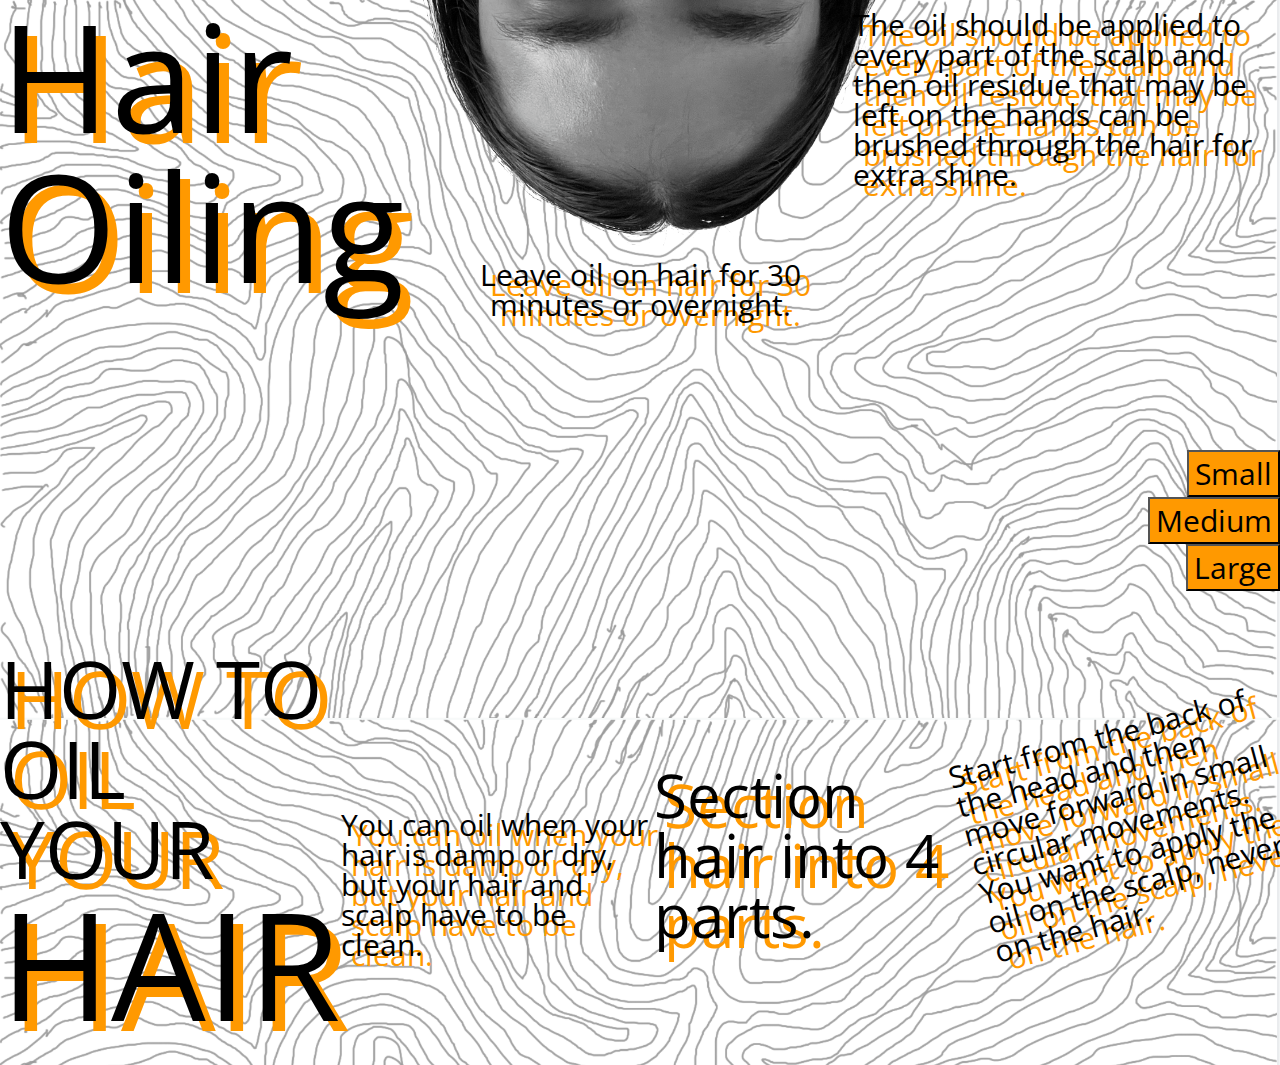
<file: index.html>
<!DOCTYPE html>
<html lang="en">
  <head>
    <meta charset="UTF-8" />
    <meta http-equiv="X-UA-Compatible" content="IE=edge" />
    <meta name="viewport" content="width=device-width, initial-scale=1.0" />
    <link rel="stylesheet" href="css/reset.css" />
    <link rel="stylesheet" href="css/styles.css" />
    <link href='https://fonts.googleapis.com/css?family=Open+Sans:400,600,300' rel='stylesheet' type='text/css'/>

    <title>Hair Oiling 2.0</title>
  </head>
    <script type="text/javascript">
    var canvas, ctx, flag = false,
        prevX = 0,
        currX = 0,
        prevY = 0,
        currY = 0,
        dot_flag = false;

    var x = "black"
    var y;
    // To change the Y variable so the sizes could be different
    function choose(choice){
        y = choice;
    }

    function init() {
        canvas = document.getElementById('can');
        ctx = canvas.getContext("2d");
        // Set the canvas to the window size so it should change depending on desktop and phone
        canvas.width = window.innerWidth
        canvas.height = window.innerHeight
    
        canvas.addEventListener("mousemove", function (e) {
            findxy('move', e)
        }, false);
        canvas.addEventListener("mousedown", function (e) {
            findxy('down', e)
        }, false);
        canvas.addEventListener("mouseup", function (e) {
            findxy('up', e)
        }, false);
        canvas.addEventListener("mouseout", function (e) {
            findxy('out', e)
        }, false);
        // Allows to draw on mobile
        canvas.addEventListener("touchmove", function (e) {
            findxy('move', e, 'touch')
        }, false);
        canvas.addEventListener("touchstart", function (e) {
            findxy('down', e, 'touch')
        }, false);
        canvas.addEventListener("touchend", function (e) {
            findxy('up', e, 'touch')
        }, false);
    }
    
    function draw() {
        ctx.beginPath();
        ctx.moveTo(prevX, prevY);
        ctx.lineTo(currX, currY);
        ctx.strokeStyle = x;
        ctx.lineWidth = y;
        ctx.stroke();
        ctx.closePath();
    }
    
    function findxy(res, e, source) {
        if(source){
            var clientX = e.changedTouches[0].clientX;
            var clientY = e.changedTouches[0].clientY;
        }else{
            var clientX = e.clientX;
            var clientY = e.clientY;
        }

        if (res == 'down') {
            prevX = currX;
            prevY = currY;
            currX = clientX - canvas.getBoundingClientRect().left;
            currY = clientY - canvas.getBoundingClientRect().top;
    
            flag = true;
            dot_flag = true;
            if (dot_flag) {
                ctx.beginPath();
                ctx.fillStyle = x;
                ctx.fillRect(currX, currY, 2, 2);
                ctx.closePath();
                dot_flag = false;
            }
        }

        if (res == 'up' || res == "out") {
            flag = false;
        }

        if (res == 'move') {
            if (flag) {
                prevX = currX;
                prevY = currY;
                currX = clientX - canvas.getBoundingClientRect().left;
                currY = clientY - canvas.getBoundingClientRect().top;
                draw();
            }
        }
    }
    </script>
    <body onload="init()">
        <div class="button-box">
            <div class="button-column">
                <button onClick="choose('2')">Small</button>
                <button onClick="choose('4')">Medium</button>
                <button onClick="choose('6')">Large</button>
            </div>
        </div>
        <canvas class="container" id="can"></canvas>
        <div class="wrapper">
            <div class="row">
                <div class="column">
                    <div class="one">Hair Oiling</div>
                </div>
                <div class="column">
                    <div class="two">Leave oil on hair for 30 minutes or overnight.</div>
                </div>
                <div class="column">
                    <div class="three">The oil should be applied to every part of the scalp and then oil residue that may be left on the hands can be brushed through the hair for extra shine.</div>
                </div>
            </div>
            <div class="row">
                <div class="column">
                    <div class="four">HOW TO</div>
                    <div class="four-second">OIL YOUR</div>
                    <div class="five">HAIR</div>
                </div>    
                <div class="column">
                    <div class="six">You can oil when your hair is damp or dry, but your hair and scalp have to be clean.</div>
                </div>
                <div class="column">
                    <div class="seven">Section hair into 4 parts.</div>
                </div>
                <div class="column">
                    <div class="eight">Start from the back of the head and then move forward in small circular movements. You want to apply the oil on the scalp, never on the hair.</div>
                </div>    
            </div>
        </div>
    </body>
</html>
</file>
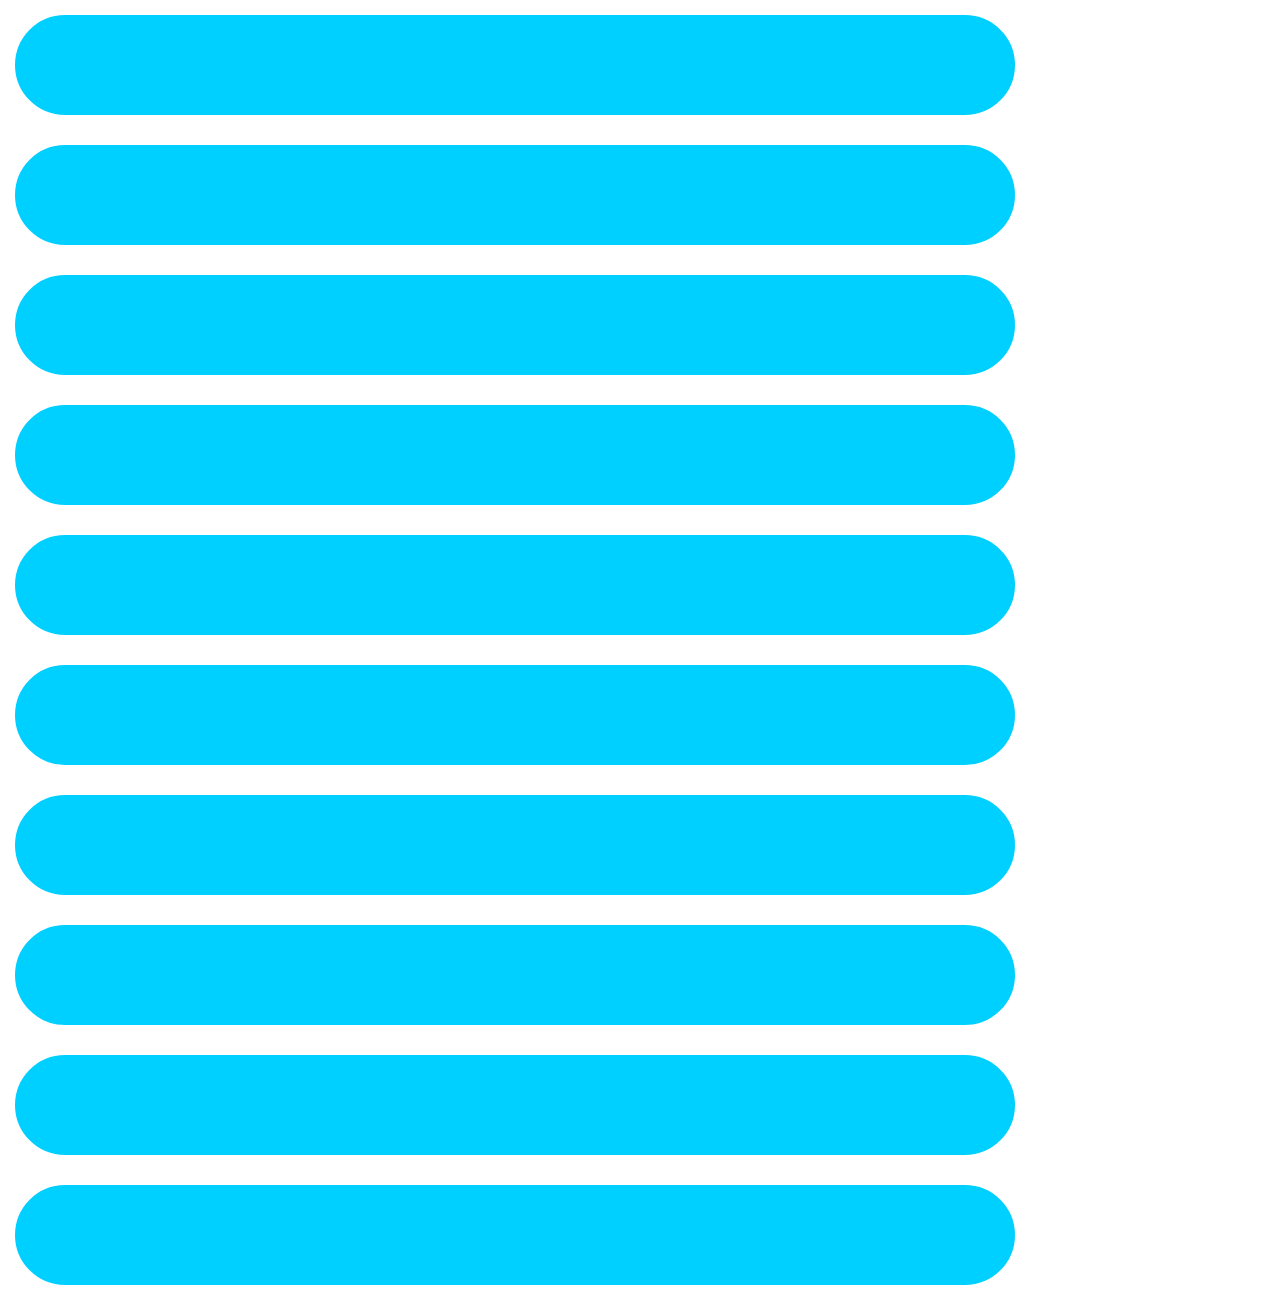
<file: index-test.html>
<!DOCTYPE html>
<html lang="en">
  <head>
    <meta charset="UTF-8" />
    <meta http-equiv="X-UA-Compatible" content="IE=edge" />
    <meta name="viewport" content="width=device-width, initial-scale=1.0" />
    <link rel="stylesheet" href="css/reset.css" />
    <link rel="stylesheet" href="css/styles-test.css" />
    <link href='https://fonts.googleapis.com/css?family=Open+Sans:400,600,300' rel='stylesheet' type='text/css'/>

    <title>Website title</title>
  </head>
    </script>
    <body>
        <div>
            <div class="box"></div>
            <div class="box"></div>
            <div class="box"></div>
            <div class="box"></div>
            <div class="box"></div>
            <div class="box"></div>
            <div class="box"></div>
            <div class="box"></div>
            <div class="box"></div>
            <div class="box"></div>
        </div>
        
    </body>
    </html>
</file>
<file: css/styles.css>
body{
  overflow: hidden;
  overflow-y: scroll;
  background: url("img/edited.png") no-repeat top, url("img/scribble.png");
  /* background-repeat: no-repeat;*/
  background-size: 700px, cover;
  /*background-position: top; */
}

/* Intended for desktop style */
@media screen and (min-width: 800px) {

  html {
    cursor: url('img/pencil-solid2.png'), auto;
  }
   
  .button-box{
    position: absolute;
    top: 50%;
    right: 0;
    text-align: right;
    z-index:100;
  }

  .button-column{
    display: flex;
    flex-direction: column;
    flex-basis: 100%;
  }

  button{
    align-self: flex-end;
    background-color: #ff9900;
    font-family: 'Open Sans';
    font-size: 30px;
  }

  .container {
    z-index: -11;
    position: absolute;
  }

  .wrapper {
    z-index: -111;
    margin: 0 auto;
    position: absolute;
  }
  .row {
    display: flex;
    flex-direction: row;
    height: 50vh;
  }
  
  .column {
    flex-basis: 100%;
  }
  
  .one {
    font-family: 'Open Sans';
    font-size: 150px;
    text-shadow: 10px 10px #ff9900;
  }
  
  .two {
    font-family: 'Open Sans';
    font-size: 30px;
    padding-top: 10px;
    text-shadow: 10px 10px #ff9900;
    text-align: center;
    margin-top: 250px;
  }
  
  .three {
    font-family: 'Open Sans';
    font-size: 30px;
    padding-top: 10px;
    text-shadow: 10px 10px #ff9900;
  }
  
  .four {
    font-family: 'Open Sans';
    font-size: 80px;
    text-shadow: 10px 10px #ff9900;
    margin-top: calc(100vh - 78vh);
  }
  
  .four-second {
    font-family: 'Open Sans';
    font-size: 80px;
    text-shadow: 10px 10px #ff9900;
  }
  
  .five {
    font-family: 'Open Sans';
    font-size: 150px;
    text-shadow: 10px 10px #ff9900;
  }
  
  .six {
    font-family: 'Open Sans';
    font-size: 30px;
    text-shadow: 10px 10px #ff9900;
    margin-top: calc(100vh - 60vh);
  }
  
  .seven {
    font-family: 'Open Sans';
    font-size: 60px;
    text-shadow: 10px 10px #ff9900;
    position: relative;
    margin-top: calc(100vh - 65vh);
  }
  
  
  .eight {
    font-family: 'Open Sans';
    font-size: 30px;
    transform: rotate(-15deg);
    text-shadow: 10px 10px #ff9900;
    /* background-color: aqua; */
    margin-top: calc(100vh - 70vh);
  }
}

/* Intended for mobile style */
@media only screen and (max-width: 800px) {
     
  .button-box{
    position: absolute;
    top: 75%;
    right: 0;
    text-align: right;
    z-index:100;
  }

  .button-column{
    display: flex;
    flex-direction: column;
    flex-basis: 100%;
  }

  button{
    align-self: flex-end;
    background-color: #ff9900;
    font-family: 'Open Sans';
    font-size: 30px;
  }

  .container {
    z-index: -11;
    position: absolute;
  }

  .wrapper {
    z-index: -111;
    margin: 0 auto;
    position: absolute;
  }

  .one {
    font-family: 'Open Sans';
    font-size: 20vw;
    text-shadow: 10px 10px #ff9900;
    margin-top: 250px;  
  }
  
  .two {
    font-family: 'Open Sans';
    font-size: 5vw;
    padding: 2vh;
    padding-top: 3vh;
    text-shadow: .8vw .8vw #ff9900;
    text-align: center;
  }
  
  .three {
    font-family: 'Open Sans';
    font-size: 5vw;
    padding: 2vh;
    text-shadow: .8vw .8vw #ff9900;
  }
  
  .four {
    font-family: 'Open Sans';
    font-size: 10vw;
    text-shadow: 10px 10px #ff9900;
    padding-top: 3vh;
  }
  
  .four-second {
    font-family: 'Open Sans';
    font-size: 10vw;
    text-shadow: 10px 10px #ff9900;
  }
  
  .five {
    font-family: 'Open Sans';
    font-size: 20vw;
    text-shadow: 10px 10px #ff9900; 
  }
  
  .six {
    font-family: 'Open Sans';
    font-size: 5vw;
    text-shadow: .8vw .8vw #ff9900;
    padding: 2vh;
    padding-top: 3vh;
  }
  
  .seven {
    font-family: 'Open Sans';
    font-size: 5vw;
    text-shadow: .8vw .8vw #ff9900;
    position: relative;
    padding: 2vh;
  }
  
  
  .eight {
    font-family: 'Open Sans';
    font-size: 5vw;
    transform: rotate(0deg);
    text-shadow: .8vw .8vw #ff9900;
    padding: 2vh;
  }

  .column {
    flex-basis: 100%;
  }
  .row {
    display: flex;
    flex-direction: row;
    flex-wrap: wrap;
    justify-content: space-around;
  }
  
}
</file>
<file: css/styles-test.css>
.box{
    background-color: blue;
    width: 300px;
    height: 300px;
    border: 15px rgb(255, 255, 255) solid;
}

@media only screen and (max-width: 600px) {
    .box {
        background-color: rgb(187, 255, 0);
        width: 500px;
        height: 500px;
        border-radius: 25px
    }
}

@media only screen and (min-width: 600px) {
    .box {
        background-color: rgb(0, 0, 0);
        width: 250px;
        height: 250px;
    }

}

@media only screen and (min-width: 768px) {
    .box {
        background-color: rgb(255, 0, 225);
        width: 180px;
        height: 180px;
        border-radius: 80px
    }

}

@media only screen and (min-width: 992px) {
    .box {
        background-color: rgb(255, 0, 0);
        width: 500px;
        height: 500px;
        border-radius: 25px
    }

}

@media only screen and (min-width: 1200px) {
    .box {
        background-color: rgb(0, 208, 255);
        width: 1000px;
        height: 100px;
        border-radius: 125px
    }

}
</file>
